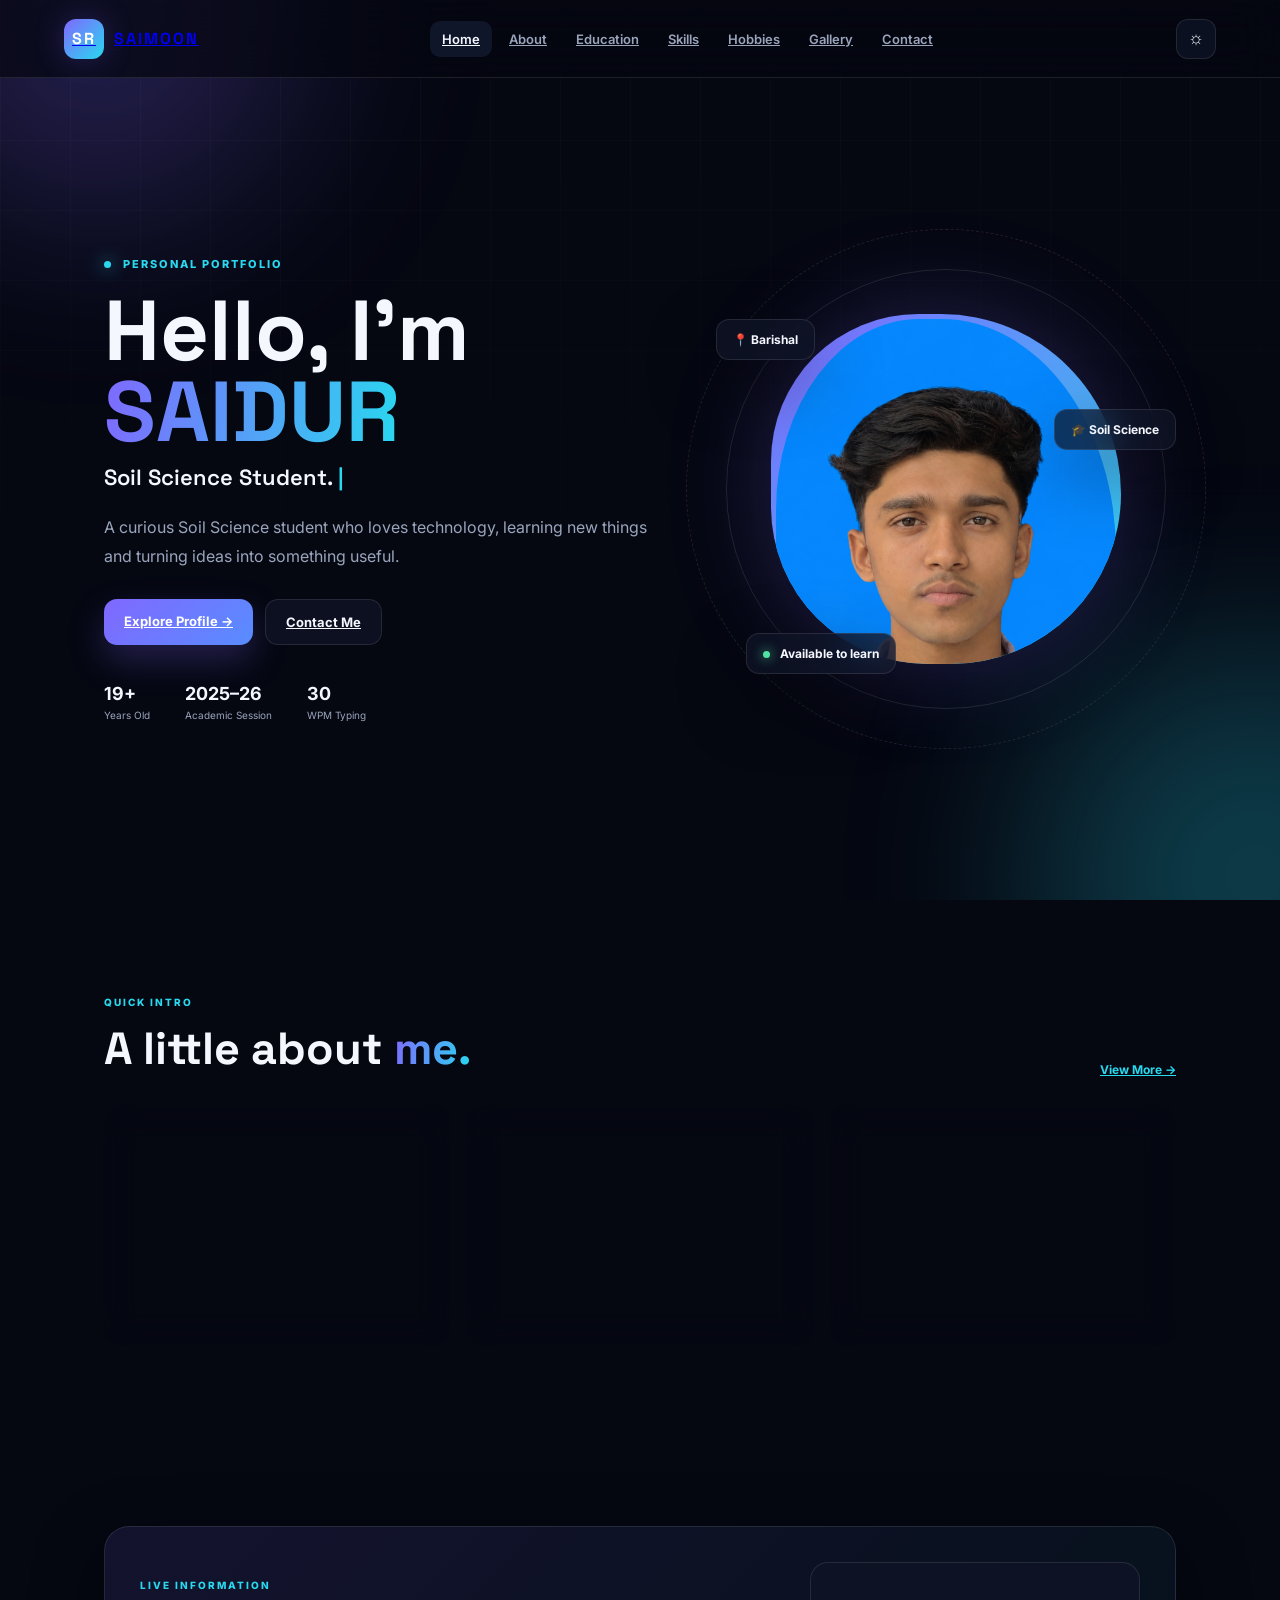
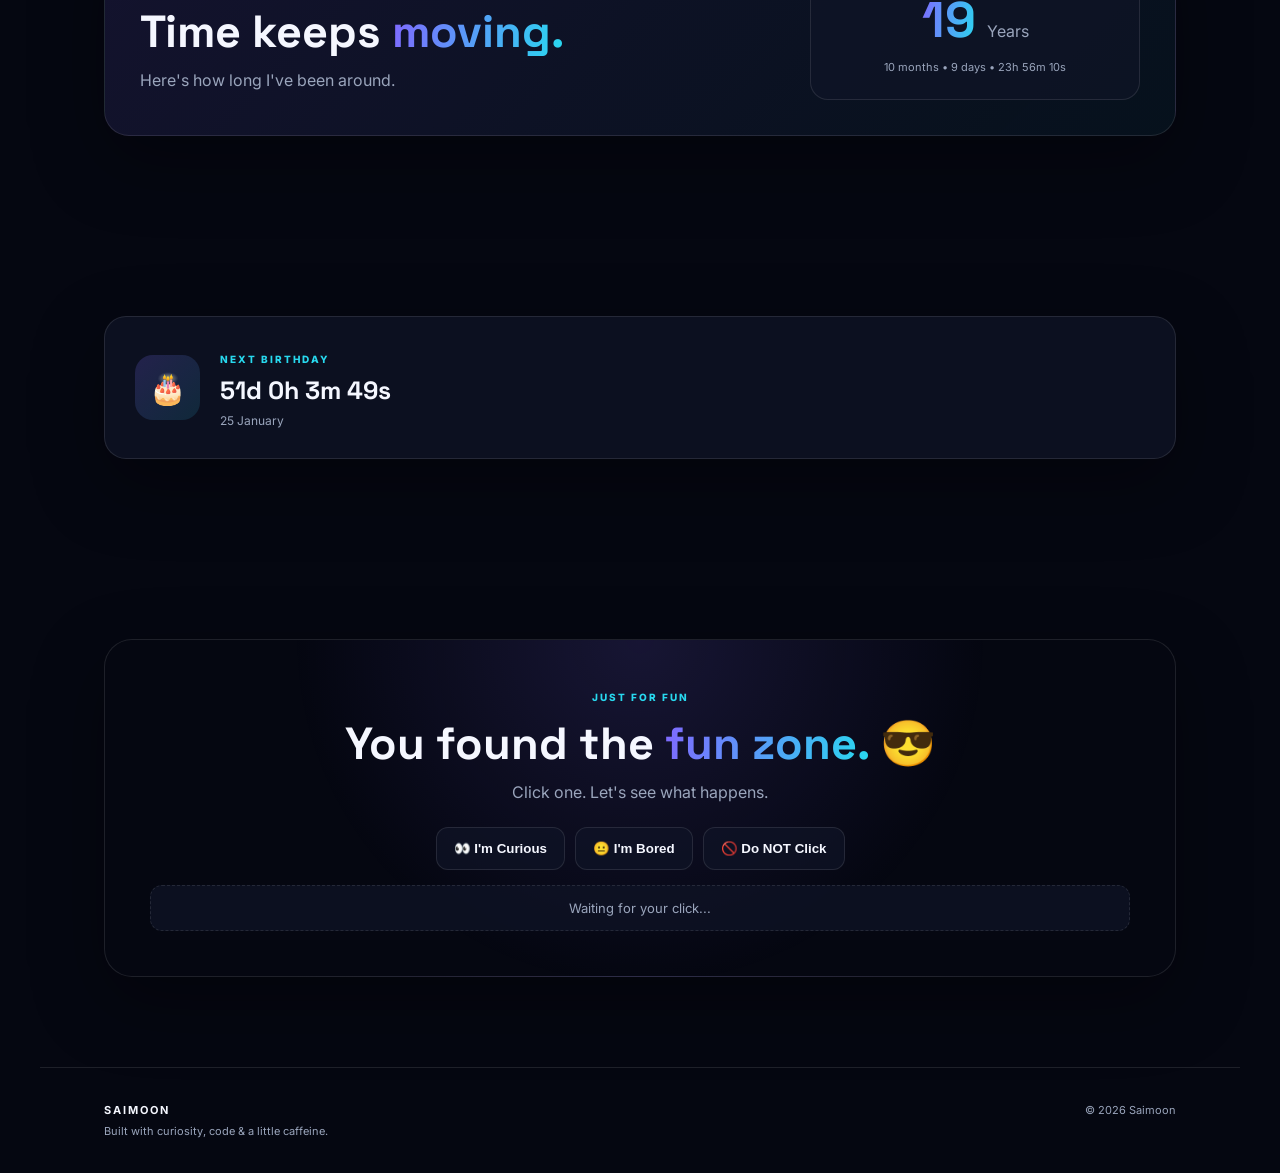
<file: index.html>
<!DOCTYPE html>
<html lang="en">
<head>
  <meta charset="UTF-8">
  <meta name="viewport" content="width=device-width, initial-scale=1.0">

  <title>Saimoon | Personal Portfolio</title>

  <link rel="stylesheet" href="style.css">
</head>

<body>

  <!-- Background -->
  <div class="background">
    <div class="glow glow-1"></div>
    <div class="glow glow-2"></div>
    <div class="grid"></div>
  </div>

  <!-- Navbar -->
  <header class="navbar">

    <a href="index.html" class="logo">
      <span>SR</span>
      SAIMOON
    </a>

    <nav id="navMenu">
      <a href="index.html" class="active">Home</a>
      <a href="about.html">About</a>
      <a href="education.html">Education</a>
      <a href="skills.html">Skills</a>
      <a href="hobbies.html">Hobbies</a>
      <a href="gallery.html">Gallery</a>
      <a href="contact.html">Contact</a>
    </nav>

    <div class="nav-buttons">
      <button id="themeBtn">☼</button>
      <button id="menuBtn">☰</button>
    </div>

  </header>

  <!-- Mobile Menu -->
  <div class="mobile-menu" id="mobileMenu">
    <a href="index.html">Home</a>
    <a href="about.html">About</a>
    <a href="education.html">Education</a>
    <a href="skills.html">Skills</a>
    <a href="hobbies.html">Hobbies</a>
    <a href="gallery.html">Gallery</a>
    <a href="contact.html">Contact</a>
  </div>


  <!-- Hero -->
  <main>

    <section class="hero">

      <div class="hero-text">

        <div class="small-title">
          <span></span>
          PERSONAL PORTFOLIO
        </div>

        <h1>
          Hello, I'm
          <br>
          <strong>SAIDUR</strong>
        </h1>

        <div class="typing">
          <span id="typingText"></span>
          <span class="cursor">|</span>
        </div>

        <p>
          A curious Soil Science student who loves technology,
          learning new things and turning ideas into something useful.
        </p>

        <div class="buttons">

          <a href="about.html" class="btn primary">
            Explore Profile →
          </a>

          <a href="contact.html" class="btn secondary">
            Contact Me
          </a>

        </div>

        <div class="quick-info">

          <div>
            <strong>19+</strong>
            <span>Years Old</span>
          </div>

          <div>
            <strong>2025–26</strong>
            <span>Academic Session</span>
          </div>

          <div>
            <strong>30</strong>
            <span>WPM Typing</span>
          </div>

        </div>

      </div>


      <!-- Profile -->
      <div class="hero-photo">

        <div class="orbit orbit-one"></div>
        <div class="orbit orbit-two"></div>

        <div class="photo-card">

          <img
            src="profile.jpg"
            alt="Saimoon"
            onerror="this.style.display='none';document.querySelector('.photo-placeholder').style.display='flex';"
          >

          <div class="photo-placeholder">
            SR
          </div>

        </div>


        <div class="floating-card location">
          📍 Barishal
        </div>

        <div class="floating-card study">
          🎓 Soil Science
        </div>

        <div class="floating-card status">
          <span></span>
          Available to learn
        </div>

      </div>

    </section>


    <!-- About Preview -->
    <section class="section">

      <div class="section-heading">

        <div>
          <small>QUICK INTRO</small>
          <h2>A little about <span>me.</span></h2>
        </div>

        <a href="about.html">View More →</a>

      </div>


      <div class="cards">

        <div class="card">

          <div class="card-icon">👋</div>

          <h3>Who I Am</h3>

          <p>
            I'm MD. Saidur Rohoman Saimoon,
            a curious and motivated learner interested
            in technology, communication and problem-solving.
          </p>

        </div>


        <div class="card">

          <div class="card-icon">🎓</div>

          <h3>What I Study</h3>

          <p>
            Currently studying B.Sc. (Hons.) in
            Soil Science at Barishal Govt. College.
          </p>

        </div>


        <div class="card">

          <div class="card-icon">🚀</div>

          <h3>What I Like</h3>

          <p>
            Technology, digital tools, photography,
            movies, games and learning new things.
          </p>

        </div>

      </div>

    </section>


    <!-- Age -->
    <section class="section">

      <div class="special-box">

        <div>
          <small>LIVE INFORMATION</small>

          <h2>
            Time keeps
            <span>moving.</span>
          </h2>

          <p>
            Here's how long I've been around.
          </p>
        </div>


        <div class="age-area">

          <div class="age-number">
            <strong id="ageYears">--</strong>
            <span>Years</span>
          </div>

          <div class="age-details" id="ageDetails">
            Calculating...
          </div>

        </div>

      </div>

    </section>


    <!-- Birthday -->
    <section class="section">

      <div class="birthday">

        <div class="birthday-icon">
          🎂
        </div>

        <div>

          <small>NEXT BIRTHDAY</small>

          <h2 id="birthdayCountdown">
            Loading...
          </h2>

          <p>
            25 January
          </p>

        </div>

      </div>

    </section>


    <!-- Fun -->
    <section class="section">

      <div class="fun-box">

        <small>JUST FOR FUN</small>

        <h2>
          You found the
          <span>fun zone.</span> 😎
        </h2>

        <p>
          Click one. Let's see what happens.
        </p>


        <div class="fun-buttons">

          <button data-message="curious">
            👀 I'm Curious
          </button>

          <button data-message="bored">
            😐 I'm Bored
          </button>

          <button data-message="dont">
            🚫 Do NOT Click
          </button>

        </div>


        <div id="funMessage" class="fun-message">
          Waiting for your click...
        </div>

      </div>

    </section>

  </main>


  <!-- Footer -->
  <footer>

    <div>
      <strong>SAIMOON</strong>
      <p>
        Built with curiosity, code & a little caffeine.
      </p>
    </div>

    <span>
      © <span id="year"></span> Saimoon
    </span>

  </footer>


  <script src="script.js"></script>

</body>
</html>
</file>
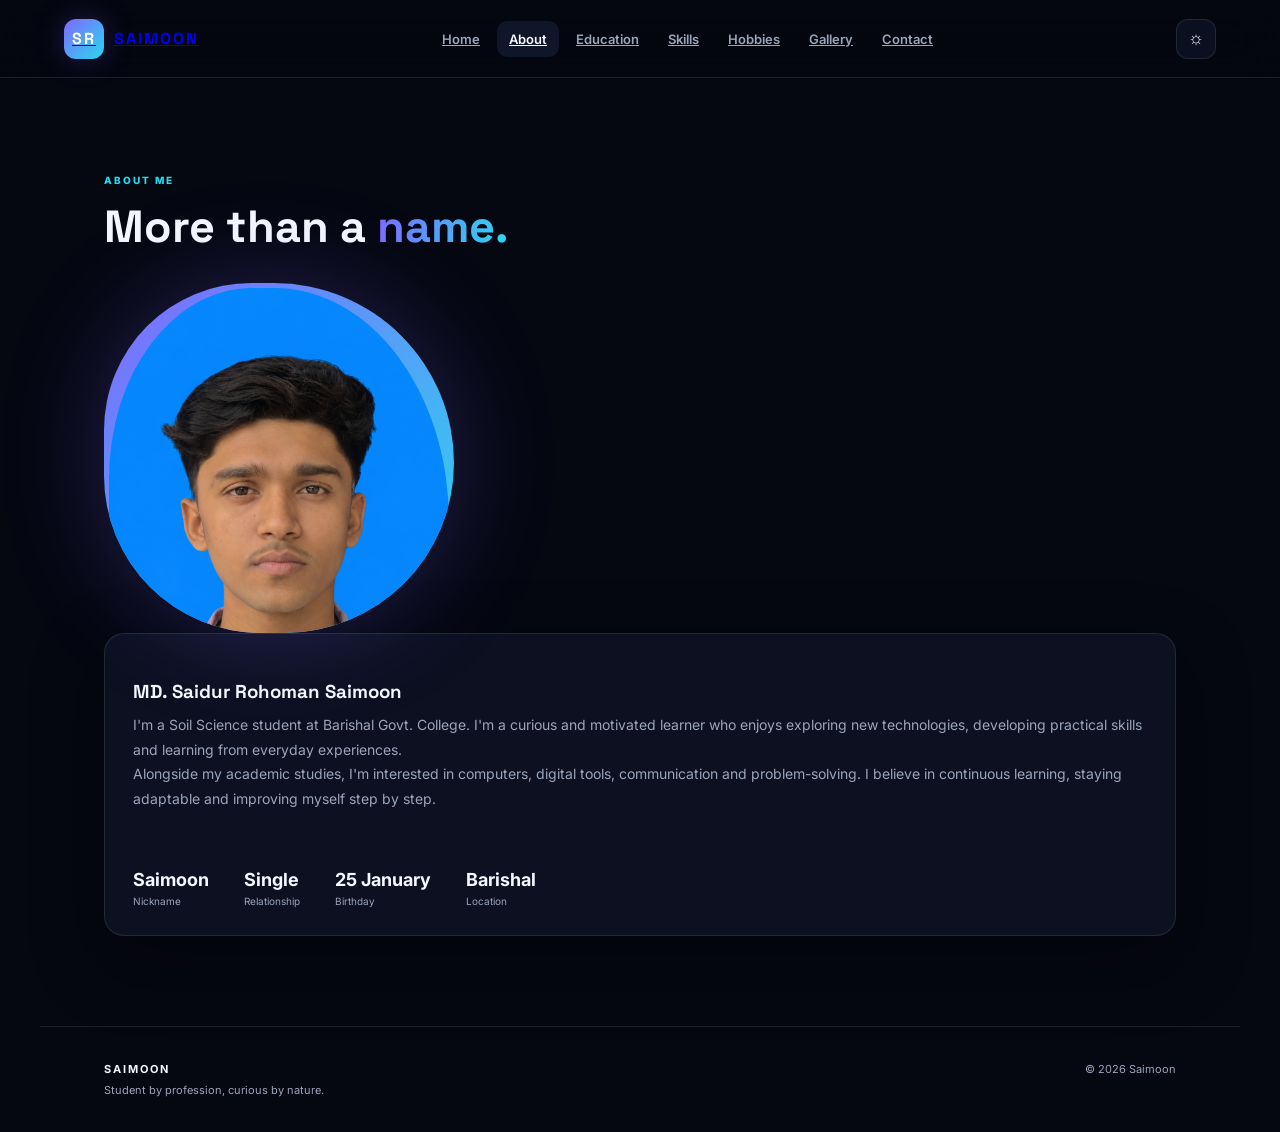
<file: about.html>
<!DOCTYPE html>
<html lang="en">
<head>
<meta charset="UTF-8">
<meta name="viewport" content="width=device-width,initial-scale=1">
<title>About | Saimoon</title>
<link rel="stylesheet" href="style.css">
</head>
<body>

<header class="navbar">
<a href="index.html" class="logo"><span>SR</span>SAIMOON</a>
<nav>
<a href="index.html">Home</a>
<a href="about.html" class="active">About</a>
<a href="education.html">Education</a>
<a href="skills.html">Skills</a>
<a href="hobbies.html">Hobbies</a>
<a href="gallery.html">Gallery</a>
<a href="contact.html">Contact</a>
</nav>
<div class="nav-buttons">
<button id="themeBtn">☼</button>
<button id="menuBtn">☰</button>
</div>
</header>

<div class="mobile-menu" id="mobileMenu">
<a href="index.html">Home</a>
<a href="about.html">About</a>
<a href="education.html">Education</a>
<a href="skills.html">Skills</a>
<a href="hobbies.html">Hobbies</a>
<a href="gallery.html">Gallery</a>
<a href="contact.html">Contact</a>
</div>

<main>

<section class="section">
<div class="section-heading">
<div>
<small>ABOUT ME</small>
<h2>More than a <span>name.</span></h2>
</div>
</div>

<div class="about-layout">

<div class="photo-card">
<img src="profile.jpg" alt="Saimoon">
</div>

<div class="card">

<h3>MD. Saidur Rohoman Saimoon</h3>

<p>
I'm a Soil Science student at Barishal Govt. College.
I'm a curious and motivated learner who enjoys exploring
new technologies, developing practical skills and learning
from everyday experiences.
</p>

<p>
Alongside my academic studies, I'm interested in computers,
digital tools, communication and problem-solving.
I believe in continuous learning, staying adaptable and
improving myself step by step.
</p>

<br>

<div class="quick-info">
<div>
<strong>Saimoon</strong>
<span>Nickname</span>
</div>

<div>
<strong>Single</strong>
<span>Relationship</span>
</div>

<div>
<strong>25 January</strong>
<span>Birthday</span>
</div>

<div>
<strong>Barishal</strong>
<span>Location</span>
</div>
</div>

</div>

</div>
</section>

</main>

<footer>
<div>
<strong>SAIMOON</strong>
<p>Student by profession, curious by nature.</p>
</div>
<span>© <span id="year"></span> Saimoon</span>
</footer>

<script src="script.js"></script>
</body>
  </html>
</file>
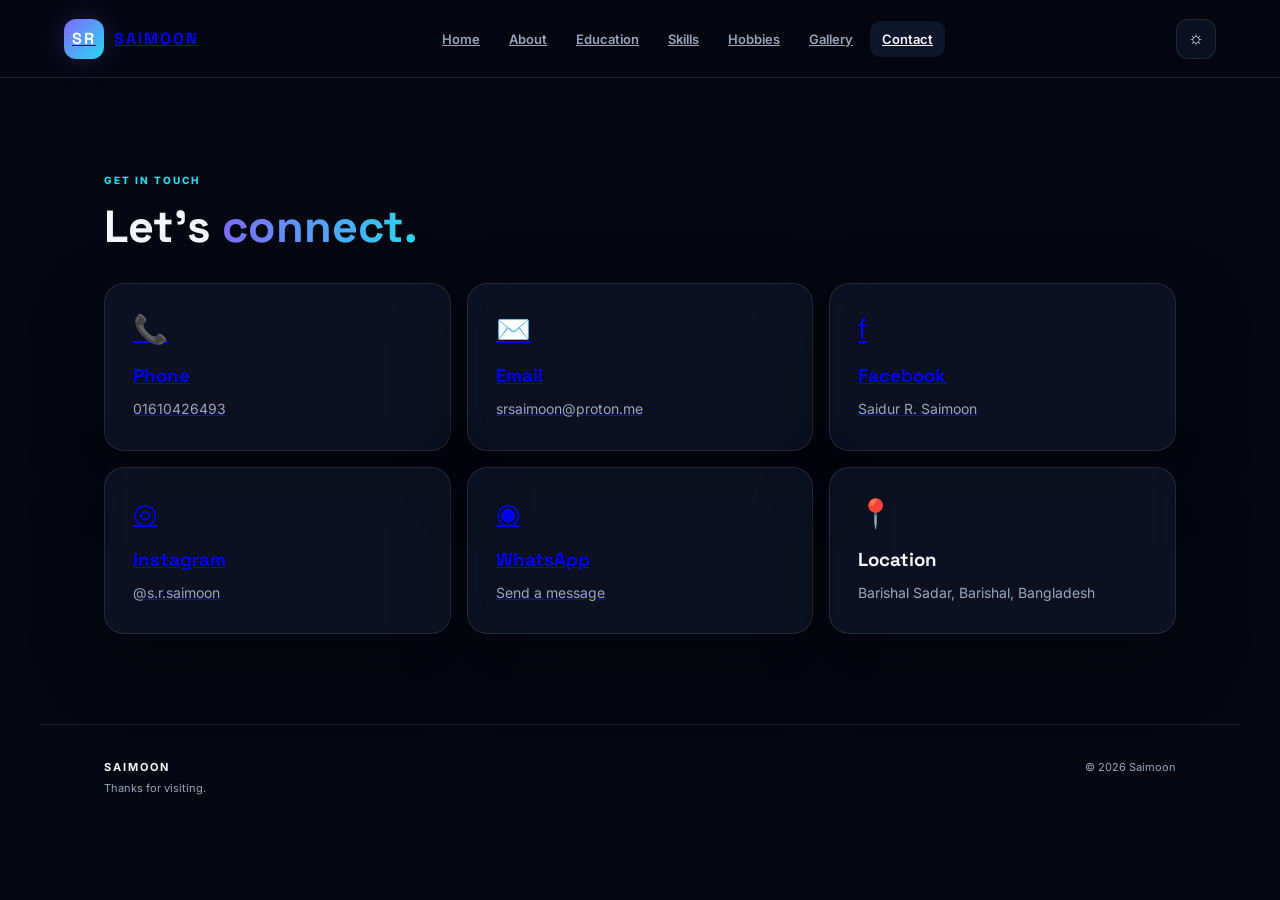
<file: contact.html>
<!DOCTYPE html>
<html lang="en">
<head>
<meta charset="UTF-8">
<meta name="viewport" content="width=device-width,initial-scale=1">
<title>Contact | Saimoon</title>
<link rel="stylesheet" href="style.css">
</head>
<body>

<header class="navbar">
<a href="index.html" class="logo"><span>SR</span>SAIMOON</a>
<nav>
<a href="index.html">Home</a>
<a href="about.html">About</a>
<a href="education.html">Education</a>
<a href="skills.html">Skills</a>
<a href="hobbies.html">Hobbies</a>
<a href="gallery.html">Gallery</a>
<a href="contact.html" class="active">Contact</a>
</nav>
<div class="nav-buttons">
<button id="themeBtn">☼</button>
<button id="menuBtn">☰</button>
</div>
</header>

<div class="mobile-menu" id="mobileMenu">
<a href="index.html">Home</a>
<a href="about.html">About</a>
<a href="education.html">Education</a>
<a href="skills.html">Skills</a>
<a href="hobbies.html">Hobbies</a>
<a href="gallery.html">Gallery</a>
<a href="contact.html">Contact</a>
</div>

<main>

<section class="section">

<div class="section-heading">
<div>
<small>GET IN TOUCH</small>
<h2>Let's <span>connect.</span></h2>
</div>
</div>

<div class="cards">

<a class="card" href="tel:01610426493">
<div class="card-icon">📞</div>
<h3>Phone</h3>
<p>01610426493</p>
</a>

<a class="card" href="mailto:srsaimoon@proton.me">
<div class="card-icon">✉️</div>
<h3>Email</h3>
<p>srsaimoon@proton.me</p>
</a>

<a class="card" href="https://www.facebook.com/Saidur.R.Saimoon" target="_blank">
<div class="card-icon">f</div>
<h3>Facebook</h3>
<p>Saidur R. Saimoon</p>
</a>

<a class="card" href="https://www.instagram.com/s.r.saimoon" target="_blank">
<div class="card-icon">◎</div>
<h3>Instagram</h3>
<p>@s.r.saimoon</p>
</a>

<a class="card" href="https://wa.me/qr/3ZWP6IYVEFZGP1" target="_blank">
<div class="card-icon">◉</div>
<h3>WhatsApp</h3>
<p>Send a message</p>
</a>

<div class="card">
<div class="card-icon">📍</div>
<h3>Location</h3>
<p>Barishal Sadar, Barishal, Bangladesh</p>
</div>

</div>

</section>

</main>

<footer>
<div>
<strong>SAIMOON</strong>
<p>Thanks for visiting.</p>
</div>
<span>© <span id="year"></span> Saimoon</span>
</footer>

<script src="script.js"></script>
</body>
</html>
</file>
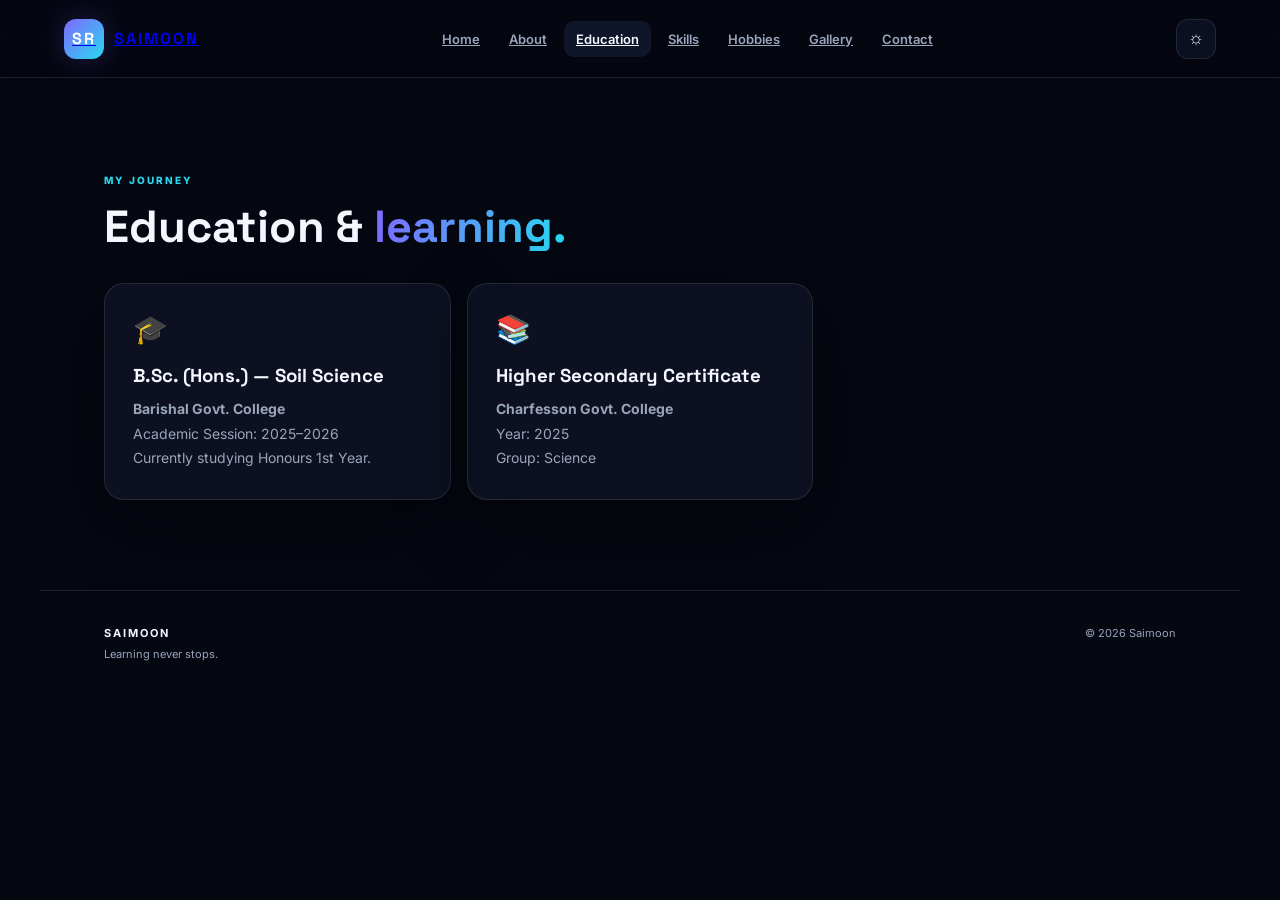
<file: education.html>
<!DOCTYPE html>
<html lang="en">
<head>
<meta charset="UTF-8">
<meta name="viewport" content="width=device-width,initial-scale=1">
<title>Education | Saimoon</title>
<link rel="stylesheet" href="style.css">
</head>
<body>

<header class="navbar">
<a href="index.html" class="logo"><span>SR</span>SAIMOON</a>
<nav>
<a href="index.html">Home</a>
<a href="about.html">About</a>
<a href="education.html" class="active">Education</a>
<a href="skills.html">Skills</a>
<a href="hobbies.html">Hobbies</a>
<a href="gallery.html">Gallery</a>
<a href="contact.html">Contact</a>
</nav>
<div class="nav-buttons">
<button id="themeBtn">☼</button>
<button id="menuBtn">☰</button>
</div>
</header>

<div class="mobile-menu" id="mobileMenu">
<a href="index.html">Home</a>
<a href="about.html">About</a>
<a href="education.html">Education</a>
<a href="skills.html">Skills</a>
<a href="hobbies.html">Hobbies</a>
<a href="gallery.html">Gallery</a>
<a href="contact.html">Contact</a>
</div>

<main>

<section class="section">

<div class="section-heading">
<div>
<small>MY JOURNEY</small>
<h2>Education & <span>learning.</span></h2>
</div>
</div>

<div class="cards">

<div class="card">
<div class="card-icon">🎓</div>
<h3>B.Sc. (Hons.) — Soil Science</h3>
<p><b>Barishal Govt. College</b></p>
<p>Academic Session: 2025–2026</p>
<p>Currently studying Honours 1st Year.</p>
</div>

<div class="card">
<div class="card-icon">📚</div>
<h3>Higher Secondary Certificate</h3>
<p><b>Charfesson Govt. College</b></p>
<p>Year: 2025</p>
<p>Group: Science</p>
</div>

</div>

</section>

</main>

<footer>
<div>
<strong>SAIMOON</strong>
<p>Learning never stops.</p>
</div>
<span>© <span id="year"></span> Saimoon</span>
</footer>

<script src="script.js"></script>
</body>
</html>
</file>
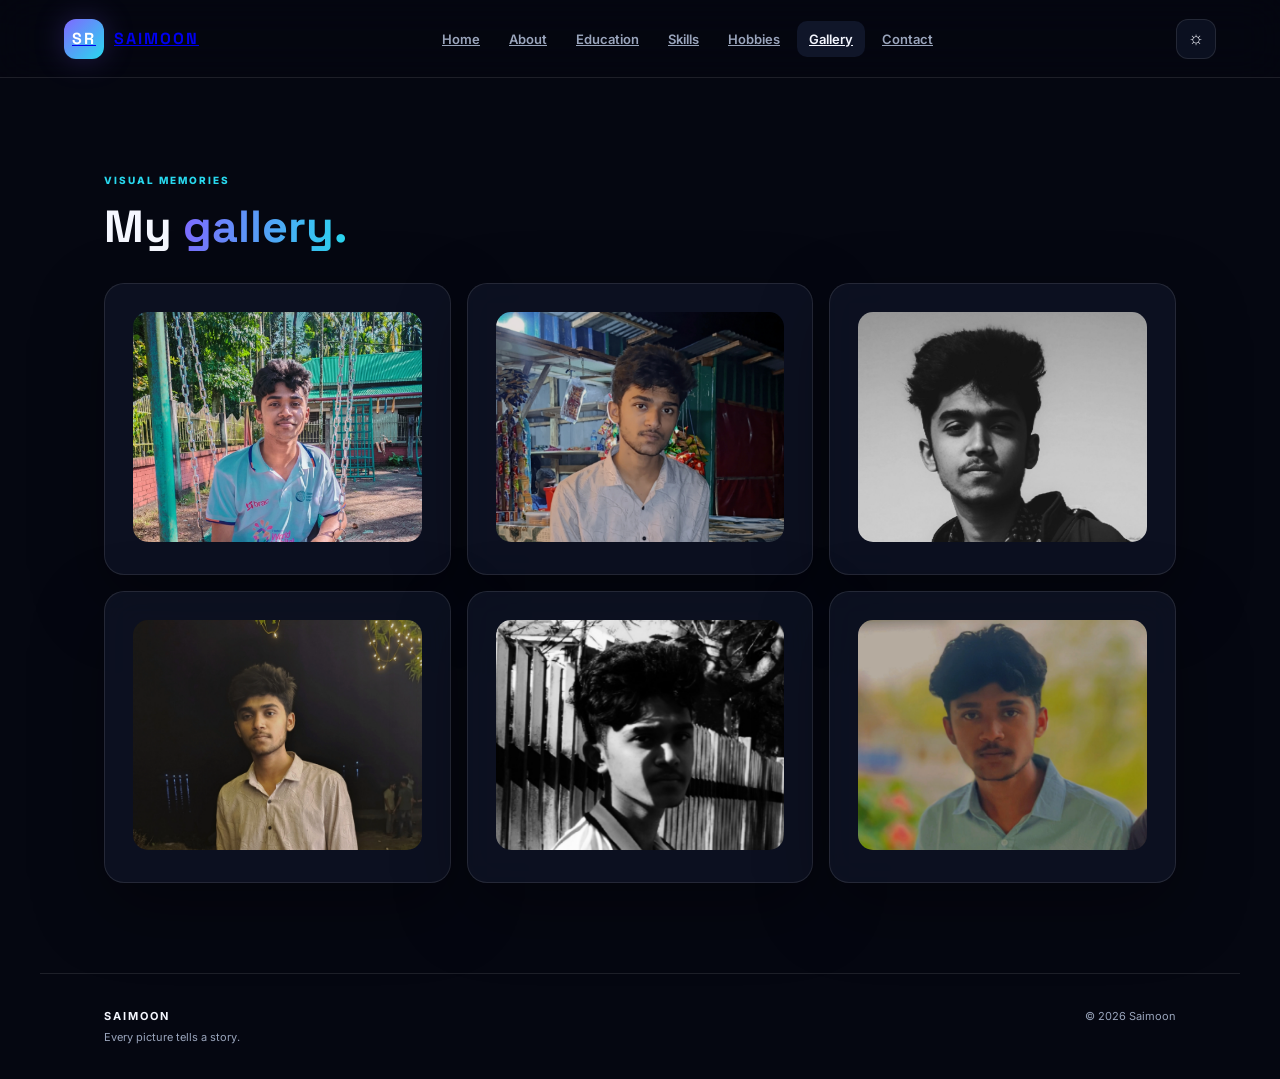
<file: gallery.html>
<!DOCTYPE html>
<html lang="en">
<head>
<meta charset="UTF-8">
<meta name="viewport" content="width=device-width,initial-scale=1">
<title>Gallery | Saimoon</title>
<link rel="stylesheet" href="style.css">
</head>
<body>

<header class="navbar">
<a href="index.html" class="logo"><span>SR</span>SAIMOON</a>
<nav>
<a href="index.html">Home</a>
<a href="about.html">About</a>
<a href="education.html">Education</a>
<a href="skills.html">Skills</a>
<a href="hobbies.html">Hobbies</a>
<a href="gallery.html" class="active">Gallery</a>
<a href="contact.html">Contact</a>
</nav>
<div class="nav-buttons">
<button id="themeBtn">☼</button>
<button id="menuBtn">☰</button>
</div>
</header>

<div class="mobile-menu" id="mobileMenu">
<a href="index.html">Home</a>
<a href="about.html">About</a>
<a href="education.html">Education</a>
<a href="skills.html">Skills</a>
<a href="hobbies.html">Hobbies</a>
<a href="gallery.html">Gallery</a>
<a href="contact.html">Contact</a>
</div>

<main>

<section class="section">

<div class="section-heading">
<div>
<small>VISUAL MEMORIES</small>
<h2>My <span>gallery.</span></h2>
</div>
</div>

<div class="cards">

<div class="card">
<img src="photo1.jpg" style="width:100%;height:230px;object-fit:cover;border-radius:15px" alt="Photo 1">
</div>

<div class="card">
<img src="photo2.jpg" style="width:100%;height:230px;object-fit:cover;border-radius:15px" alt="Photo 2">
</div>

<div class="card">
<img src="photo3.jpg" style="width:100%;height:230px;object-fit:cover;border-radius:15px" alt="Photo 3">
</div>

<div class="card">
<img src="photo4.jpg" style="width:100%;height:230px;object-fit:cover;border-radius:15px" alt="Photo 4">
</div>

<div class="card">
<img src="photo5.jpg" style="width:100%;height:230px;object-fit:cover;border-radius:15px" alt="Photo 5">
</div>

<div class="card">
<img src="photo6.jpg" style="width:100%;height:230px;object-fit:cover;border-radius:15px" alt="Photo 6">
</div>

</div>

</section>

</main>

<footer>
<div>
<strong>SAIMOON</strong>
<p>Every picture tells a story.</p>
</div>
<span>© <span id="year"></span> Saimoon</span>
</footer>

<script src="script.js"></script>
</body>
</html>
</file>
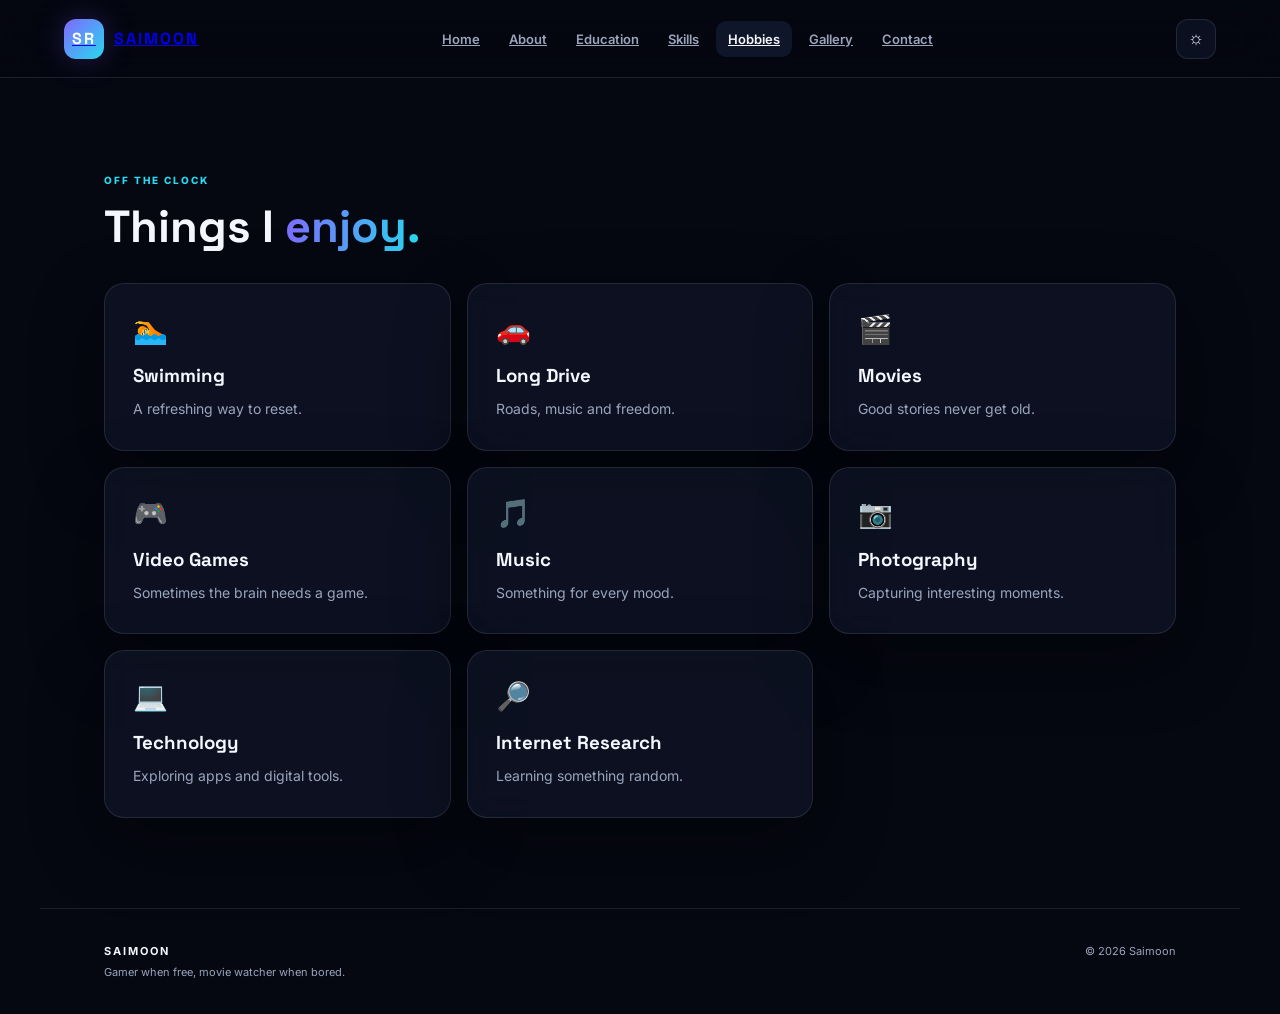
<file: hobbies.html>
<!DOCTYPE html>
<html lang="en">
<head>
<meta charset="UTF-8">
<meta name="viewport" content="width=device-width,initial-scale=1">
<title>Hobbies | Saimoon</title>
<link rel="stylesheet" href="style.css">
</head>
<body>

<header class="navbar">
<a href="index.html" class="logo"><span>SR</span>SAIMOON</a>
<nav>
<a href="index.html">Home</a>
<a href="about.html">About</a>
<a href="education.html">Education</a>
<a href="skills.html">Skills</a>
<a href="hobbies.html" class="active">Hobbies</a>
<a href="gallery.html">Gallery</a>
<a href="contact.html">Contact</a>
</nav>
<div class="nav-buttons">
<button id="themeBtn">☼</button>
<button id="menuBtn">☰</button>
</div>
</header>

<div class="mobile-menu" id="mobileMenu">
<a href="index.html">Home</a>
<a href="about.html">About</a>
<a href="education.html">Education</a>
<a href="skills.html">Skills</a>
<a href="hobbies.html">Hobbies</a>
<a href="gallery.html">Gallery</a>
<a href="contact.html">Contact</a>
</div>

<main>

<section class="section">

<div class="section-heading">
<div>
<small>OFF THE CLOCK</small>
<h2>Things I <span>enjoy.</span></h2>
</div>
</div>

<div class="cards">

<div class="card"><div class="card-icon">🏊</div><h3>Swimming</h3><p>A refreshing way to reset.</p></div>
<div class="card"><div class="card-icon">🚗</div><h3>Long Drive</h3><p>Roads, music and freedom.</p></div>
<div class="card"><div class="card-icon">🎬</div><h3>Movies</h3><p>Good stories never get old.</p></div>
<div class="card"><div class="card-icon">🎮</div><h3>Video Games</h3><p>Sometimes the brain needs a game.</p></div>
<div class="card"><div class="card-icon">🎵</div><h3>Music</h3><p>Something for every mood.</p></div>
<div class="card"><div class="card-icon">📷</div><h3>Photography</h3><p>Capturing interesting moments.</p></div>
<div class="card"><div class="card-icon">💻</div><h3>Technology</h3><p>Exploring apps and digital tools.</p></div>
<div class="card"><div class="card-icon">🔎</div><h3>Internet Research</h3><p>Learning something random.</p></div>

</div>

</section>

</main>

<footer>
<div>
<strong>SAIMOON</strong>
<p>Gamer when free, movie watcher when bored.</p>
</div>
<span>© <span id="year"></span> Saimoon</span>
</footer>

<script src="script.js"></script>
</body>
                                                                                                         </html>
</file>
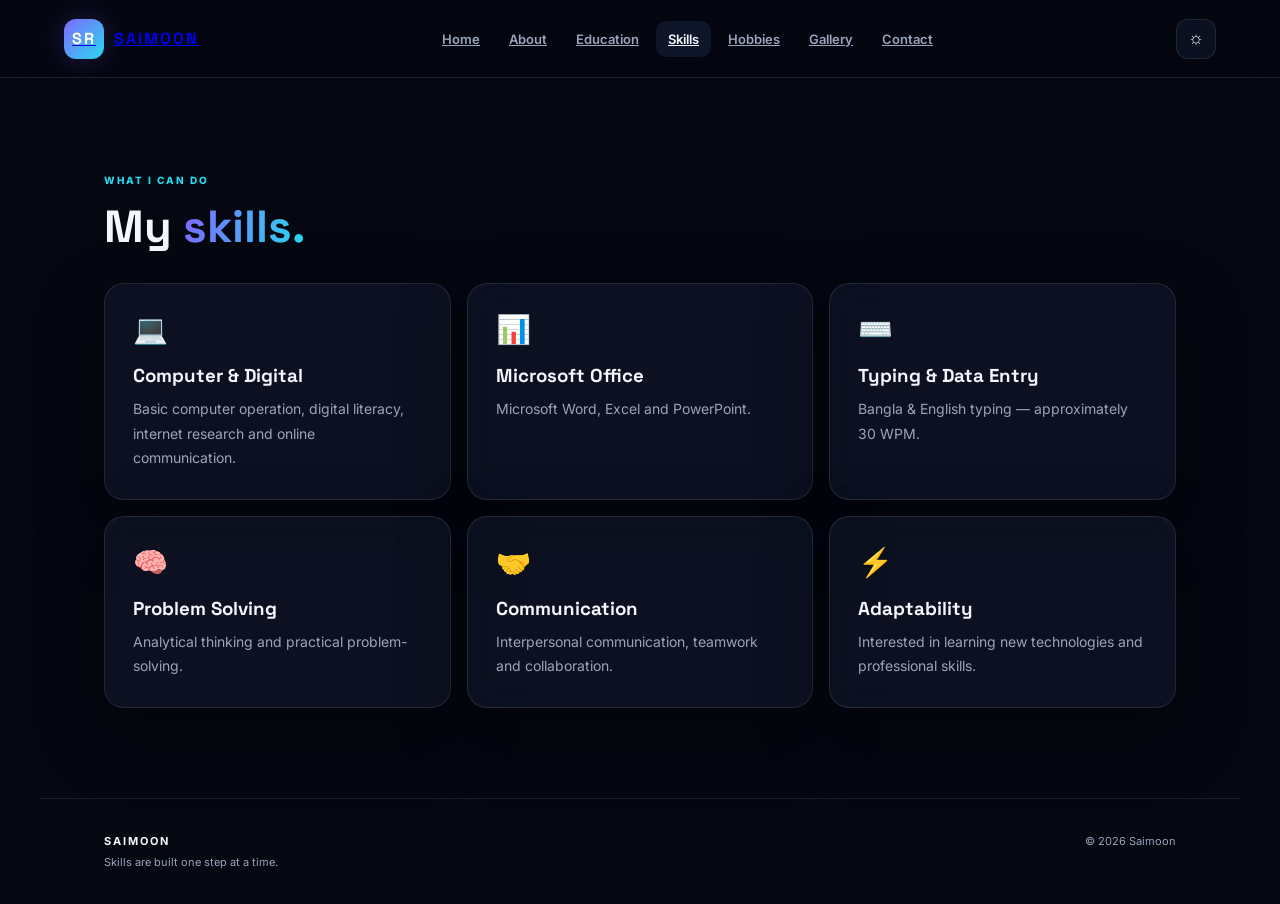
<file: skills.html>
<!DOCTYPE html>
<html lang="en">
<head>
<meta charset="UTF-8">
<meta name="viewport" content="width=device-width,initial-scale=1">
<title>Skills | Saimoon</title>
<link rel="stylesheet" href="style.css">
</head>
<body>

<header class="navbar">
<a href="index.html" class="logo"><span>SR</span>SAIMOON</a>
<nav>
<a href="index.html">Home</a>
<a href="about.html">About</a>
<a href="education.html">Education</a>
<a href="skills.html" class="active">Skills</a>
<a href="hobbies.html">Hobbies</a>
<a href="gallery.html">Gallery</a>
<a href="contact.html">Contact</a>
</nav>
<div class="nav-buttons">
<button id="themeBtn">☼</button>
<button id="menuBtn">☰</button>
</div>
</header>

<div class="mobile-menu" id="mobileMenu">
<a href="index.html">Home</a>
<a href="about.html">About</a>
<a href="education.html">Education</a>
<a href="skills.html">Skills</a>
<a href="hobbies.html">Hobbies</a>
<a href="gallery.html">Gallery</a>
<a href="contact.html">Contact</a>
</div>

<main>

<section class="section">

<div class="section-heading">
<div>
<small>WHAT I CAN DO</small>
<h2>My <span>skills.</span></h2>
</div>
</div>

<div class="cards">

<div class="card">
<div class="card-icon">💻</div>
<h3>Computer & Digital</h3>
<p>Basic computer operation, digital literacy, internet research and online communication.</p>
</div>

<div class="card">
<div class="card-icon">📊</div>
<h3>Microsoft Office</h3>
<p>Microsoft Word, Excel and PowerPoint.</p>
</div>

<div class="card">
<div class="card-icon">⌨️</div>
<h3>Typing & Data Entry</h3>
<p>Bangla & English typing — approximately 30 WPM.</p>
</div>

<div class="card">
<div class="card-icon">🧠</div>
<h3>Problem Solving</h3>
<p>Analytical thinking and practical problem-solving.</p>
</div>

<div class="card">
<div class="card-icon">🤝</div>
<h3>Communication</h3>
<p>Interpersonal communication, teamwork and collaboration.</p>
</div>

<div class="card">
<div class="card-icon">⚡</div>
<h3>Adaptability</h3>
<p>Interested in learning new technologies and professional skills.</p>
</div>

</div>

</section>

</main>

<footer>
<div>
<strong>SAIMOON</strong>
<p>Skills are built one step at a time.</p>
</div>
<span>© <span id="year"></span> Saimoon</span>
</footer>

<script src="script.js"></script>
</body>
</html>
</file>
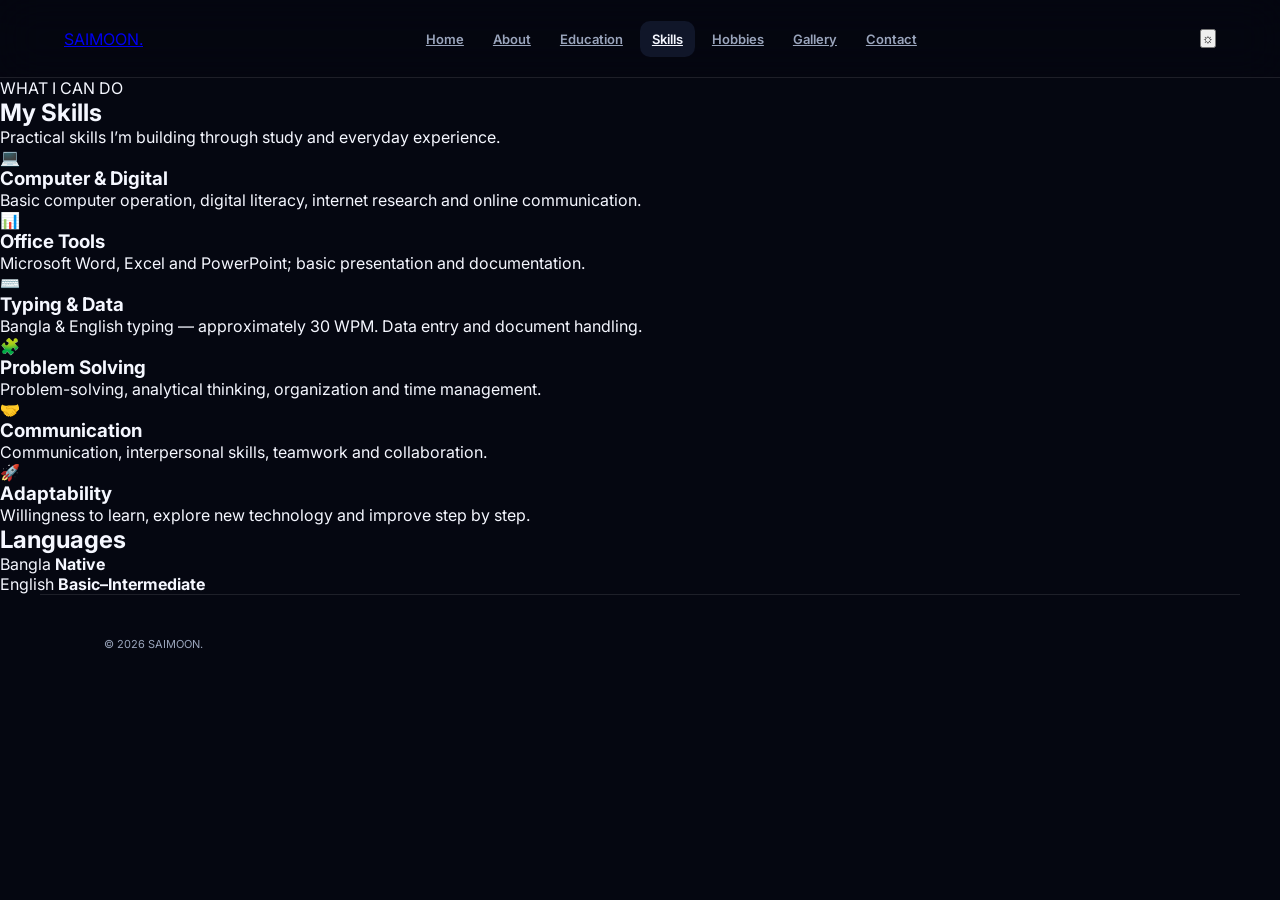
<file: Skills.html>
<!DOCTYPE html>
<html lang="en">

<head>

<meta charset="UTF-8">
<meta name="viewport" content="width=device-width, initial-scale=1.0">

<title>Skills | Saimoon</title>

<link rel="stylesheet" href="style.css">

</head>


<body>


<header class="navbar">

<a class="brand" href="index.html">
SAIMOON<span>.</span>
</a>

<nav class="desktop-nav">

<a href="index.html">Home</a>
<a href="about.html">About</a>
<a href="education.html">Education</a>

<a class="active" href="skills.html">
Skills
</a>

<a href="hobbies.html">Hobbies</a>
<a href="gallery.html">Gallery</a>
<a href="contact.html">Contact</a>

</nav>

<button class="icon-btn menu-btn" id="menuBtn">
☰
</button>

<button class="icon-btn" id="themeBtn">
☀️
</button>

</header>


<div class="mobile-menu" id="mobileMenu">

<a href="index.html">Home</a>
<a href="about.html">About</a>
<a href="education.html">Education</a>
<a class="active" href="skills.html">Skills</a>
<a href="hobbies.html">Hobbies</a>
<a href="gallery.html">Gallery</a>
<a href="contact.html">Contact</a>

</div>


<main class="page-main">


<section class="page-hero">

<p class="eyebrow">
WHAT I CAN DO
</p>

<h1>
My
<span>Skills</span>
</h1>

<p>
Practical skills I’m building through study and everyday experience.
</p>

</section>


<section class="content-section skill-grid">


<div class="skill-card glass-card">

<span>💻</span>

<h3>
Computer & Digital
</h3>

<p>
Basic computer operation, digital literacy, internet research and online communication.
</p>

</div>


<div class="skill-card glass-card">

<span>📊</span>

<h3>
Office Tools
</h3>

<p>
Microsoft Word, Excel and PowerPoint; basic presentation and documentation.
</p>

</div>


<div class="skill-card glass-card">

<span>⌨️</span>

<h3>
Typing & Data
</h3>

<p>
Bangla & English typing — approximately 30 WPM. Data entry and document handling.
</p>

</div>


<div class="skill-card glass-card">

<span>🧩</span>

<h3>
Problem Solving
</h3>

<p>
Problem-solving, analytical thinking, organization and time management.
</p>

</div>


<div class="skill-card glass-card">

<span>🤝</span>

<h3>
Communication
</h3>

<p>
Communication, interpersonal skills, teamwork and collaboration.
</p>

</div>


<div class="skill-card glass-card">

<span>🚀</span>

<h3>
Adaptability
</h3>

<p>
Willingness to learn, explore new technology and improve step by step.
</p>

</div>


</section>



<section class="content-section languages">

<div class="glass-card">

<h2>
Languages
</h2>


<div class="language-row">

<span>Bangla</span>

<b>
Native
</b>

</div>


<div class="language-row">

<span>English</span>

<b>
Basic–Intermediate
</b>

</div>


</div>

</section>


</main>


<footer>

<p>
© <span id="year"></span> SAIMOON.
</p>

</footer>


<script src="script.js"></script>

</body>

</html>
</file>
<file: style.css>
@import url('https://fonts.googleapis.com/css2?family=Inter:wght@400;500;600;700;800&family=Space+Grotesk:wght@500;600;700&display=swap');

:root{
  --bg:#050711;
  --card:rgba(16,22,40,.72);
  --card-solid:#101629;
  --text:#f5f7ff;
  --muted:#9aa5bc;

  --purple:#8068ff;
  --cyan:#28d9ef;

  --border:rgba(255,255,255,.10);

  --shadow:
    0 25px 70px rgba(0,0,0,.35);
}

*{
  margin:0;
  padding:0;
  box-sizing:border-box;
}

html{
  scroll-behavior:smooth;
}

body{
  min-height:100vh;
  background:var(--bg);
  color:var(--text);
  font-family:Inter,Arial,sans-serif;
  overflow-x:hidden;
}

body.light{
  --bg:#f4f7fb;
  --card:rgba(255,255,255,.78);
  --card-solid:#ffffff;
  --text:#101827;
  --muted:#637086;
  --border:rgba(15,23,42,.12);
  --shadow:0 25px 70px rgba(15,23,42,.12);
}


/* ================= BACKGROUND ================= */

.background{
  position:fixed;
  inset:0;
  z-index:-10;
  overflow:hidden;
}

.glow{
  position:absolute;
  border-radius:50%;
  filter:blur(100px);
  opacity:.25;
}

.glow-1{
  width:400px;
  height:400px;
  background:var(--purple);
  top:-180px;
  left:-100px;
}

.glow-2{
  width:450px;
  height:450px;
  background:var(--cyan);
  right:-200px;
  bottom:-200px;
}

.grid{
  position:absolute;
  inset:0;

  background-image:
    linear-gradient(var(--border) 1px,transparent 1px),
    linear-gradient(90deg,var(--border) 1px,transparent 1px);

  background-size:70px 70px;

  mask-image:linear-gradient(
    to bottom,
    black,
    transparent 80%
  );

  opacity:.25;
}


/* ================= NAVBAR ================= */

.navbar{
  height:78px;

  position:sticky;
  top:0;
  z-index:100;

  display:flex;
  align-items:center;
  justify-content:space-between;

  padding:0 5%;

  border-bottom:1px solid var(--border);

  background:rgba(5,7,17,.70);

  backdrop-filter:blur(20px);
}

body.light .navbar{
  background:rgba(244,247,251,.75);
}

.logo{
  display:flex;
  align-items:center;
  gap:10px;

  font-family:"Space Grotesk";
  font-weight:700;

  letter-spacing:2px;
}

.logo span{
  width:40px;
  height:40px;

  display:grid;
  place-items:center;

  border-radius:12px;

  color:white;

  background:
    linear-gradient(
      135deg,
      var(--purple),
      var(--cyan)
    );

  box-shadow:
    0 0 30px rgba(128,104,255,.25);
}

.navbar nav{
  display:flex;
  gap:5px;
}

.navbar nav a,
.mobile-menu a{
  padding:10px 12px;

  border-radius:10px;

  color:var(--muted);

  font-size:13px;
  font-weight:600;

  transition:.3s;
}

.navbar nav a:hover,
.navbar nav a.active,
.mobile-menu a:hover{
  color:var(--text);
  background:var(--card-solid);
}

.nav-buttons{
  display:flex;
  gap:8px;
}

.nav-buttons button{
  width:40px;
  height:40px;

  border:1px solid var(--border);

  border-radius:12px;

  background:var(--card);

  color:var(--text);

  cursor:pointer;

  font-size:18px;

  transition:.3s;
}

.nav-buttons button:hover{
  transform:translateY(-3px);
}

#menuBtn{
  display:none;
}

.mobile-menu{
  display:none;
}


/* ================= HERO ================= */

.hero{
  max-width:1200px;

  min-height:
    calc(100vh - 78px);

  margin:auto;

  padding:
    70px 5%;

  display:grid;

  grid-template-columns:
    1.1fr .9fr;

  align-items:center;

  gap:50px;
}

.small-title{
  color:var(--cyan);

  font-size:11px;

  letter-spacing:2px;

  font-weight:800;
}

.small-title span{
  display:inline-block;

  width:7px;
  height:7px;

  border-radius:50%;

  margin-right:8px;

  background:var(--cyan);

  box-shadow:
    0 0 18px var(--cyan);
}

.hero h1{
  margin:20px 0 10px;

  font-family:"Space Grotesk";

  font-size:
    clamp(48px,7vw,85px);

  line-height:.95;
}

.hero h1 strong{
  background:
    linear-gradient(
      100deg,
      var(--purple),
      var(--cyan)
    );

  -webkit-background-clip:text;

  color:transparent;
}

.typing{
  min-height:35px;

  font-family:"Space Grotesk";

  font-size:22px;

  font-weight:600;
}

.cursor{
  color:var(--cyan);

  animation:blink .7s infinite;
}

.hero-text>p{
  max-width:600px;

  margin-top:15px;

  color:var(--muted);

  font-size:16px;

  line-height:1.8;
}

.buttons{
  display:flex;

  gap:12px;

  margin-top:28px;
}

.btn{
  padding:14px 20px;

  border-radius:13px;

  font-size:13px;

  font-weight:700;

  transition:.3s;
}

.btn:hover{
  transform:translateY(-4px);
}

.primary{
  color:white;

  background:
    linear-gradient(
      135deg,
      var(--purple),
      #588dff
    );

  box-shadow:
    0 15px 35px rgba(128,104,255,.25);
}

.secondary{
  border:1px solid var(--border);

  background:var(--card);

  color:var(--text);
}

.quick-info{
  display:flex;

  gap:35px;

  margin-top:38px;
}

.quick-info div{
  display:flex;
  flex-direction:column;
}

.quick-info strong{
  font-size:18px;
}

.quick-info span{
  margin-top:5px;

  color:var(--muted);

  font-size:10px;
}


/* ================= PROFILE ================= */

.hero-photo{
  height:520px;

  position:relative;

  display:grid;

  place-items:center;
}

.photo-card{
  width:min(350px,72vw);

  aspect-ratio:1;

  position:relative;

  z-index:3;

  overflow:hidden;

  display:grid;
  place-items:center;

  border-radius:
    45% 55% 52% 48%;

  padding:5px;

  background:
    linear-gradient(
      135deg,
      var(--purple),
      var(--cyan)
    );

  box-shadow:
    0 0 100px rgba(128,104,255,.25);

  animation:morph 8s ease-in-out infinite;
}

.photo-card img{
  width:100%;
  height:100%;

  object-fit:cover;

  border-radius:inherit;
}

.photo-placeholder{
  display:none;

  width:100%;
  height:100%;

  align-items:center;
  justify-content:center;

  font-family:"Space Grotesk";

  font-size:70px;

  font-weight:800;

  color:white;

  background:
    linear-gradient(
      135deg,
      #8068ff,
      #28d9ef
    );

  border-radius:inherit;
}

.orbit{
  position:absolute;

  border:1px solid var(--border);

  border-radius:50%;
}

.orbit-one{
  width:440px;
  height:440px;

  animation:rotate 20s linear infinite;
}

.orbit-two{
  width:520px;
  height:520px;

  border-style:dashed;

  animation:
    rotate 25s linear infinite reverse;
}

.floating-card{
  position:absolute;

  z-index:5;

  padding:12px 16px;

  border-radius:13px;

  background:var(--card);

  border:1px solid var(--border);

  backdrop-filter:blur(18px);

  box-shadow:var(--shadow);

  font-size:12px;

  font-weight:700;

  animation:float 4s ease-in-out infinite;
}

.location{
  left:0;
  top:90px;
}

.study{
  right:0;
  top:180px;

  animation-delay:1s;
}

.status{
  left:30px;
  bottom:75px;

  animation-delay:2s;
}

.status span{
  display:inline-block;

  width:7px;
  height:7px;

  margin-right:7px;

  border-radius:50%;

  background:#50e3a4;

  box-shadow:
    0 0 12px #50e3a4;
}


/* ================= SECTIONS ================= */

.section{
  max-width:1200px;

  margin:auto;

  padding:
    90px 5%;
}

.section-heading{
  display:flex;

  justify-content:space-between;

  align-items:end;

  margin-bottom:28px;
}

.section-heading small,
.special-box small,
.birthday small,
.fun-box small{
  color:var(--cyan);

  letter-spacing:2px;

  font-size:10px;

  font-weight:800;
}

.section-heading h2,
.special-box h2,
.fun-box h2{
  margin-top:10px;

  font-family:"Space Grotesk";

  font-size:
    clamp(30px,4vw,45px);
}

.section-heading h2 span,
.special-box h2 span,
.fun-box h2 span{
  background:
    linear-gradient(
      100deg,
      var(--purple),
      var(--cyan)
    );

  -webkit-background-clip:text;

  color:transparent;
}

.section-heading>a{
  color:var(--cyan);

  font-size:12px;

  font-weight:700;
}


/* ================= CARDS ================= */

.cards{
  display:grid;

  grid-template-columns:
    repeat(3,1fr);

  gap:16px;
}

.card{
  padding:28px;

  border-radius:20px;

  border:1px solid var(--border);

  background:var(--card);

  backdrop-filter:blur(18px);

  box-shadow:var(--shadow);

  transition:.4s;
}

.card:hover{
  transform:
    translateY(-8px);

  border-color:
    rgba(40,217,239,.35);
}

.card-icon{
  font-size:28px;
}

.card h3{
  margin:18px 0 10px;

  font-family:"Space Grotesk";
}

.card p{
  color:var(--muted);

  font-size:14px;

  line-height:1.75;
}


/* ================= AGE ================= */

.special-box{
  padding:35px;

  display:flex;

  justify-content:space-between;

  align-items:center;

  gap:30px;

  border-radius:25px;

  border:1px solid var(--border);

  background:
    linear-gradient(
      135deg,
      rgba(128,104,255,.12),
      rgba(40,217,239,.05)
    );

  box-shadow:var(--shadow);
}

.special-box p{
  margin-top:10px;

  color:var(--muted);
}

.age-area{
  min-width:330px;

  text-align:center;

  padding:25px;

  border-radius:18px;

  background:var(--card);

  border:1px solid var(--border);
}

.age-number strong{
  font-family:"Space Grotesk";

  font-size:50px;

  background:
    linear-gradient(
      100deg,
      var(--purple),
      var(--cyan)
    );

  -webkit-background-clip:text;

  color:transparent;
}

.age-number span{
  color:var(--muted);

  margin-left:7px;
}

.age-details{
  margin-top:8px;

  color:var(--muted);

  font-size:11px;
}


/* ================= BIRTHDAY ================= */

.birthday{
  padding:30px;

  display:flex;

  align-items:center;

  gap:20px;

  border-radius:22px;

  background:var(--card);

  border:1px solid var(--border);

  box-shadow:var(--shadow);
}

.birthday-icon{
  width:65px;
  height:65px;

  display:grid;
  place-items:center;

  border-radius:18px;

  font-size:30px;

  background:
    linear-gradient(
      135deg,
      rgba(128,104,255,.2),
      rgba(40,217,239,.12)
    );
}

.birthday h2{
  margin:7px 0;

  font-family:"Space Grotesk";

  font-size:25px;
}

.birthday p{
  color:var(--muted);

  font-size:12px;
}


/* ================= FUN ================= */

.fun-box{
  padding:45px;

  text-align:center;

  border-radius:28px;

  border:1px solid var(--border);

  background:
    radial-gradient(
      circle at top,
      rgba(128,104,255,.15),
      transparent 55%
    );

  box-shadow:var(--shadow);
}

.fun-box p{
  margin-top:10px;

  color:var(--muted);
}

.fun-buttons{
  display:flex;

  justify-content:center;

  flex-wrap:wrap;

  gap:10px;

  margin:25px 0 15px;
}

.fun-buttons button{
  padding:13px 17px;

  border:1px solid var(--border);

  border-radius:12px;

  background:var(--card);

  color:var(--text);

  cursor:pointer;

  font-weight:700;

  transition:.3s;
}

.fun-buttons button:hover{
  transform:translateY(-4px);

  border-color:var(--cyan);
}

.fun-message{
  padding:14px;

  min-height:46px;

  border-radius:12px;

  color:var(--muted);

  background:var(--card);

  border:1px dashed var(--border);

  font-size:13px;
}


/* ================= FOOTER ================= */

footer{
  max-width:1200px;

  margin:auto;

  padding:
    35px 5%;

  border-top:1px solid var(--border);

  display:flex;

  justify-content:space-between;

  color:var(--muted);

  font-size:11px;
}

footer strong{
  color:var(--text);

  letter-spacing:2px;
}

footer p{
  margin-top:7px;
}


/* ================= ANIMATIONS ================= */

@keyframes morph{

  0%,100%{
    border-radius:
      45% 55% 52% 48%;
  }

  50%{
    border-radius:
      55% 45% 48% 52%;
  }

}

@keyframes rotate{

  to{
    transform:rotate(360deg);
  }

}

@keyframes float{

  0%,100%{
    transform:translateY(0);
  }

  50%{
    transform:translateY(-12px);
  }

}

@keyframes blink{

  50%{
    opacity:0;
  }

}


/* ================= MOBILE ================= */

@media(max-width:950px){

  .navbar nav{
    display:none;
  }

  #menuBtn{
    display:block;
  }

  .mobile-menu{
    position:fixed;

    top:78px;

    left:12px;
    right:12px;

    z-index:90;

    padding:12px;

    flex-direction:column;

    border-radius:18px;

    border:1px solid var(--border);

    background:var(--card-solid);

    box-shadow:var(--shadow);
  }

  .mobile-menu.open{
    display:flex;
  }

  .hero{
    grid-template-columns:1fr;

    padding-top:55px;
  }

  .hero-photo{
    height:430px;
  }

  .cards{
    grid-template-columns:
      repeat(2,1fr);
  }

}


@media(max-width:650px){

  .navbar{
    height:70px;

    padding:0 4%;
  }

  .mobile-menu{
    top:70px;
  }

  .logo{
    font-size:12px;
  }

  .logo span{
    width:37px;
    height:37px;
  }

  .hero{
    padding:
      50px 5% 70px;
  }

  .hero h1{
    font-size:48px;
  }

  .typing{
    font-size:18px;
  }

  .hero-text>p{
    font-size:14px;
  }

  .buttons{
    flex-direction:column;
  }

  .btn{
    text-align:center;
  }

  .quick-info{
    justify-content:space-between;

    gap:10px;
  }

  .quick-info strong{
    font-size:14px;
  }

  .quick-info span{
    font-size:9px;
  }

  .hero-photo{
    height:350px;
  }

  .photo-card{
    width:270px;
  }

  .orbit-one{
    width:320px;
    height:320px;
  }

  .orbit-two{
    width:370px;
    height:370px;
  }

  .location{
    left:0;
    top:25px;
  }

  .study{
    right:0;
    top:110px;
  }

  .status{
    bottom:30px;
    left:5px;
  }

  .section{
    padding:
      65px 5%;
  }

  .section-heading{
    align-items:flex-start;

    flex-direction:column;

    gap:15px;
  }

  .cards{
    grid-template-columns:1fr;
  }

  .special-box{
    flex-direction:column;

    align-items:stretch;
  }

  .age-area{
    min-width:0;
  }

  .fun-box{
    padding:30px 20px;
  }

  footer{
    flex-direction:column;

    gap:20px;
  }

  }
</file>
